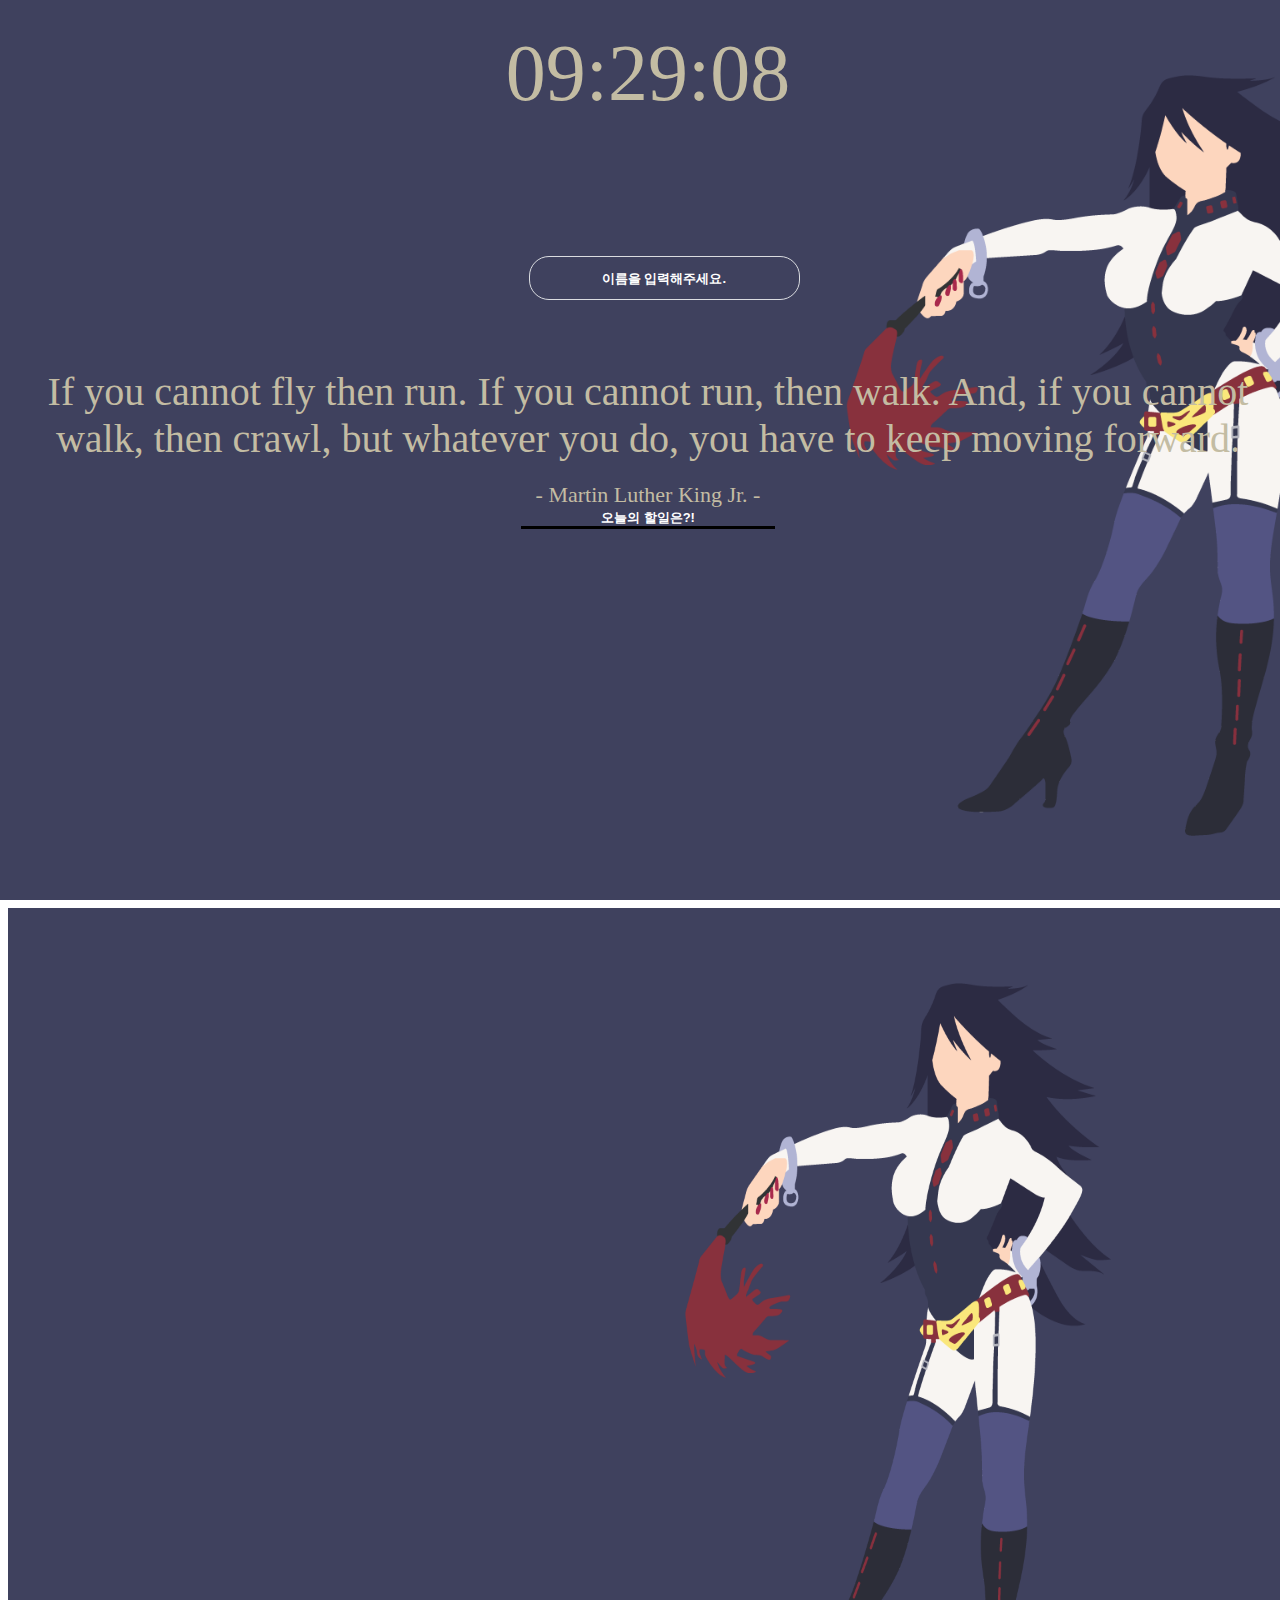
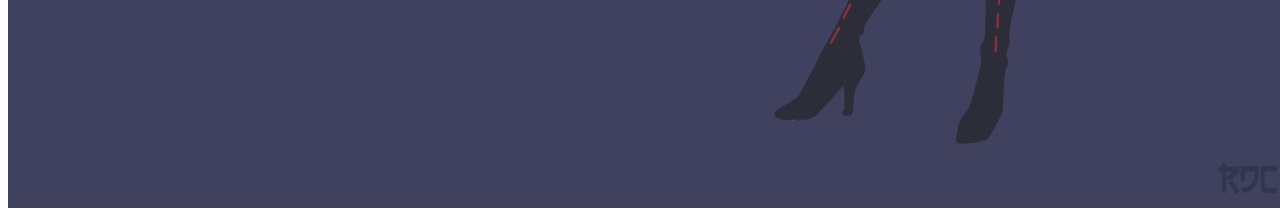
<file: index.html>
<!DOCTYPE html>
<html lang="en">
    <head>
        <meta charset="UTF-8" />
        <meta name="viewport" content="width=device-width, initial-scale=1.0" />
        <link rel="stylesheet" href="css/style.css" />
        <title>Vanila JS App</title>
    </head>
    <body>
        <div id="main"></div>
        <script src="js/lib/background-color-theif.js"></script>
        <script src="js/background.js"></script>
        <script src="js/main.js"></script>
        <script src="js/clock.js"></script>
        <script src="js/weather.js"></script>
        <script src="js/greeting.js"></script>
        <script src="js/quotes.js"></script>
        <script src="js/todo.js"></script>
    </body>
</html>
</file>
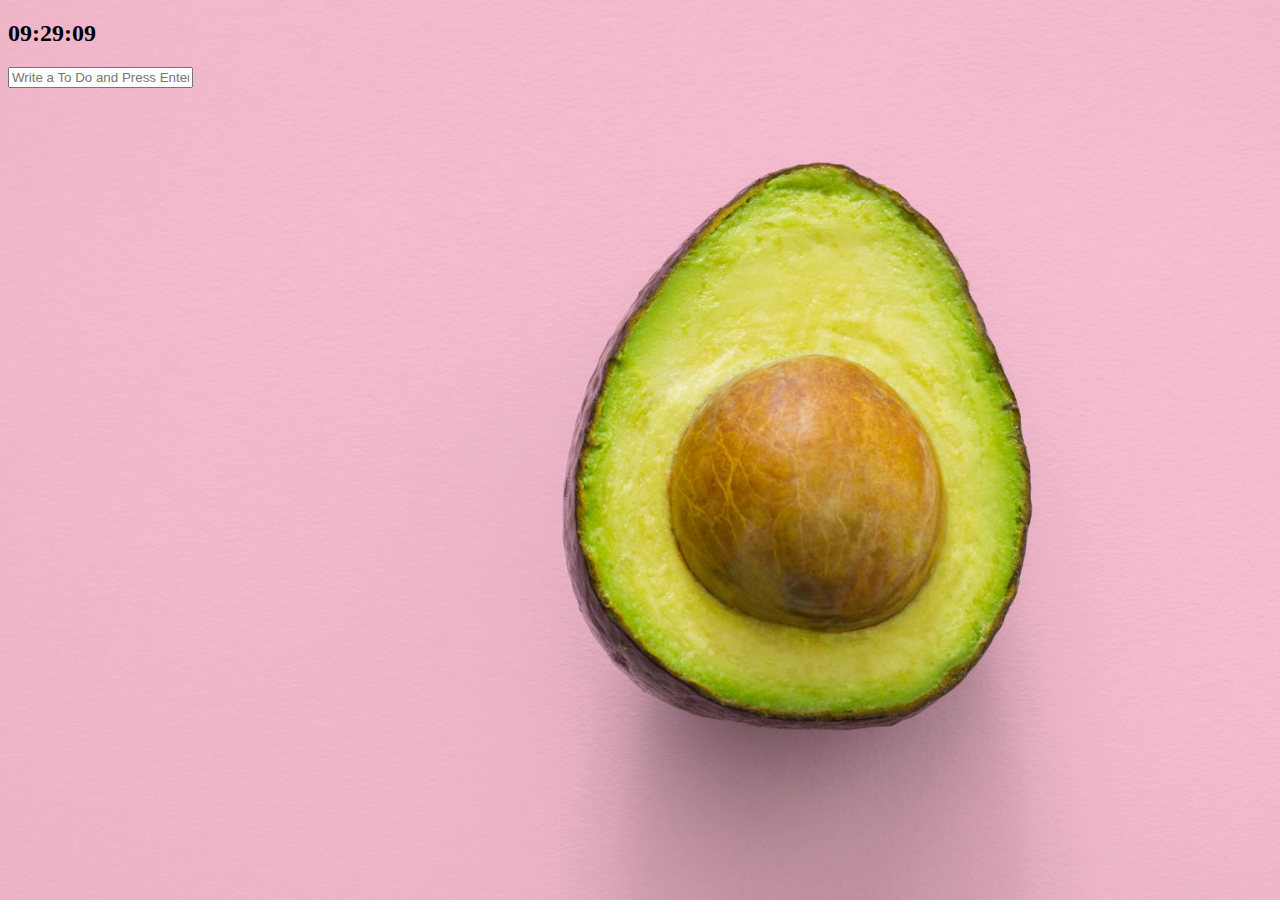
<file: momentum/index.html>
<!DOCTYPE html>
<html lang="en">
    <head>
        <meta charset="UTF-8" />
        <meta name="viewport" content="width=device-width, initial-scale=1.0" />
        <link rel="stylesheet" href="css/style.css" />
        <title>Vanila JS App</title>
    </head>
    <body>
        <h2 id="clock">00:00:00</h2>
        <form id="login-form" class="hidden">
            <input 
                required
                maxlength=15
                tpye="text"
                placeholder="What is your name?"
            />
            <input type="submit" value="Log In" />
        </form>
        <h1 id="greeting" class="hidden"></h1>
        <form id="todo-form">
            <input type="text" placeholder="Write a To Do and Press Enter" required />
        </form>
        <ul id="todo-list"></ul>
        <div id="quote">
            <span></span>
            <span></span>
        </div>
        <div id="weather">
            <span></span>
            <span></span>
        </div>
        <script src="js/greeting.js"></script>
        <script src="js/clock.js"></script>
        <script src="js/quotes.js"></script>
        <script src="js/background.js"></script>
        <script src="js/todo.js"></script>
        <script src="js/weather.js"></script>
    </body>
</html>
</file>
<file: css/style.css>
.hidden {
    display: none;
}

::placeholder {
    color: white;
    font-size: 13px;
    font-weight: bold;
}

#todo-list li button {
    margin-left: 10px;
    padding: 0px;
    margin-left: 10px;
    color: red;
    cursor: pointer;
    transition: all 0.1s ease 0s;
    background: none;
    border: none;
}
</file>
<file: momentum/css/style.css>
.hidden {
    display: none;
}
</file>
